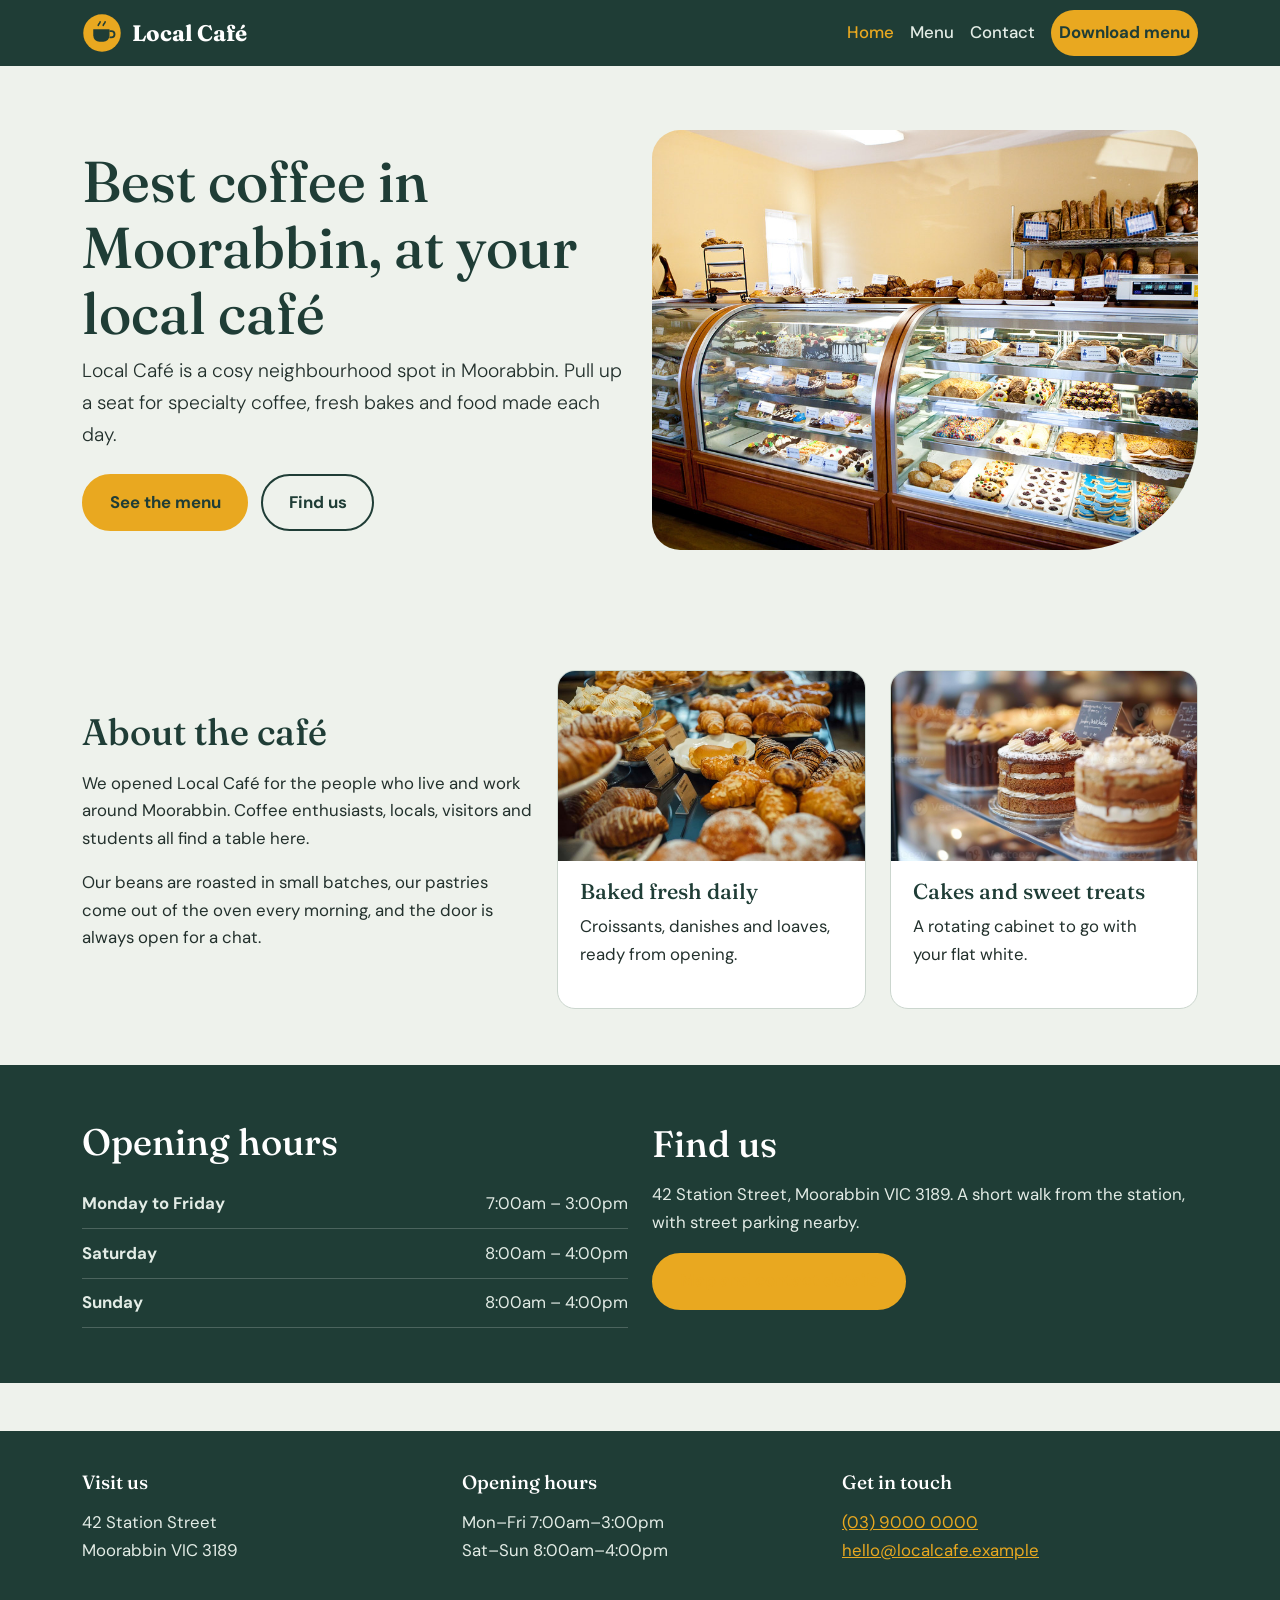
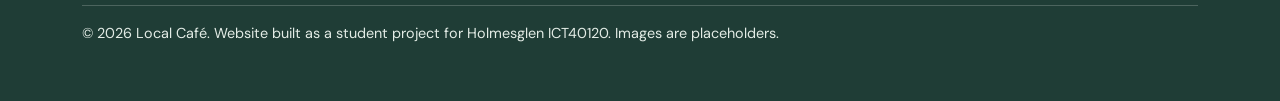
<file: index.html>
<!DOCTYPE html>
<html lang="en-AU">

<head>
  <meta charset="UTF-8">
  <meta name="viewport" content="width=device-width, initial-scale=1.0">

  <title>Best Coffee Moorabbin | Local Café - Breakfast & Fresh Bakes</title>
  <meta name="description" content="Local Café in Moorabbin: cosy neighbourhood café serving specialty coffee, fresh pastries and light meals. See our menu, opening hours and location.">

  <!-- Open Graph -->
  <meta property="og:title" content="Best Coffee Moorabbin | Local Café - Breakfast & Fresh Bakes">
  <meta property="og:description" content="Local Café in Moorabbin: cosy neighbourhood café serving specialty coffee, fresh pastries and light meals. See our menu, opening hours and location.">
  <meta property="og:type" content="website">

  <link rel="icon" href="img/logo.svg" type="image/svg+xml">
  <link href="https://cdn.jsdelivr.net/npm/bootstrap@5.3.3/dist/css/bootstrap.min.css" rel="stylesheet" type="text/css">
  <link rel="stylesheet" href="css/style.css" type="text/css">
</head>

<body>
  <a class="skip-link" href="#main">Skip to main content</a>

  <!-- ===== Header / navigation ===== -->
  <header>
    <nav class="navbar navbar-expand-lg navbar-dark site-nav" aria-label="Main navigation">
      <div class="container">

        <a class="navbar-brand" href="index.html">
          <img src="img/logo.svg" alt="" width="40" height="40">Local Café
        </a>

        <button class="navbar-toggler" type="button"
                data-bs-toggle="collapse" data-bs-target="#mainNav"
                aria-controls="mainNav" aria-expanded="false" aria-label="Toggle navigation">
          <span class="navbar-toggler-icon"></span>
        </button>

        <div class="collapse navbar-collapse" id="mainNav">
          <ul class="navbar-nav ms-auto align-items-lg-center">
            <li class="nav-item"><a class="nav-link" href="index.html" aria-current="page">Home</a></li>
            <li class="nav-item"><a class="nav-link" href="menu.html">Menu</a></li>
            <li class="nav-item"><a class="nav-link" href="contact.html">Contact</a></li>
            <li class="nav-item"><a class="nav-link nav-cta" href="menu.html#download">Download menu</a></li>
          </ul>
        </div>

      </div>
    </nav>
  </header>


  <main id="main">

    <!-- ===== Hero ===== -->
    <section class="hero" aria-labelledby="hero-title">
      <div class="container">
        <div class="row align-items-center g-4">

          <div class="col-lg-6">
            <h1 id="hero-title">Best coffee in Moorabbin, at your local café</h1>
            <p class="lead">
              Local Café is a cosy neighbourhood spot in Moorabbin. Pull up a seat for
              specialty coffee, fresh bakes and food made each day.
            </p>
            <div class="hero-actions">
              <a class="btn-cafe" href="menu.html">See the menu</a>
              <a class="btn-cafe btn-outline" href="contact.html">Find us</a>
            </div>
          </div>

          <div class="col-lg-6">
            <img class="hero-img" src="img/cafe-interior.jpg"
                 alt="Inside the café, with glass cabinets full of cakes and pastries and shelves of fresh bread behind the counter"
                 width="800" height="420">
          </div>

        </div>
      </div>
    </section>


    <!-- ===== About ===== -->
    <section class="section" aria-labelledby="about-title">
      <div class="container">
        <div class="row g-4 align-items-center">

          <div class="col-lg-5">
            <h2 id="about-title">About the café</h2>
            <p>
              We opened Local Café for the people who live and work around Moorabbin.
              Coffee enthusiasts, locals, visitors and students all find a table here.
            </p>
            <p>
              Our beans are roasted in small batches, our pastries come out of the oven
              every morning, and the door is always open for a chat.
            </p>
          </div>

          <div class="col-lg-7">
            <div class="feature-grid">

              <article class="feature-card">
                <img src="img/croissants.jpg" alt="Fresh pastries Moorabbin, baked daily at Local Café"
                     width="400" height="190" loading="lazy">
                <div>
                  <h3>Baked fresh daily</h3>
                  <p>Croissants, danishes and loaves, ready from opening.</p>
                </div>
              </article>

              <article class="feature-card">
                <img src="img/cakes.jpg" alt="Layered cakes in a glass cabinet"
                     width="400" height="190" loading="lazy">
                <div>
                  <h3>Cakes and sweet treats</h3>
                  <p>A rotating cabinet to go with your flat white.</p>
                </div>
              </article>

            </div>
          </div>

        </div>
      </div>
    </section>


    <!-- ===== Opening hours and location ===== -->
    <section class="section section-dark" aria-labelledby="hours-title">
      <div class="container">
        <div class="row g-4 align-items-center">

          <div class="col-md-6">
            <h2 id="hours-title">Opening hours</h2>
            <table class="hours-table">
              <caption class="visually-hidden">Local Café opening hours</caption>
              <thead class="visually-hidden">
                <tr>
                  <th scope="col">Day</th>
                  <th scope="col">Hours</th>
                </tr>
              </thead>
              <tbody>
                <tr><th scope="row">Monday to Friday</th><td>7:00am – 3:00pm</td></tr>
                <tr><th scope="row">Saturday</th><td>8:00am – 4:00pm</td></tr>
                <tr><th scope="row">Sunday</th><td>8:00am – 4:00pm</td></tr>
              </tbody>
            </table>
          </div>

          <div class="col-md-6">
            <h2>Find us</h2>
            <p>
              42 Station Street, Moorabbin VIC 3189. A short walk from the station,
              with street parking nearby.
            </p>
            <p><a class="btn-cafe" href="contact.html">Map and contact details</a></p>
          </div>

        </div>
      </div>
    </section>

  </main>


  <!-- ===== Footer ===== -->
  <footer class="site-footer">
    <div class="container">

      <div class="footer-grid">

        <section aria-labelledby="f-visit">
          <h2 id="f-visit">Visit us</h2>
          <address>42 Station Street<br>Moorabbin VIC 3189</address>
        </section>

        <section aria-labelledby="f-hours">
          <h2 id="f-hours">Opening hours</h2>
          <p>Mon–Fri 7:00am–3:00pm<br>Sat–Sun 8:00am–4:00pm</p>
        </section>

        <section aria-labelledby="f-contact">
          <h2 id="f-contact">Get in touch</h2>
          <p>
            <a href="tel:+61390000000">(03) 9000 0000</a><br>
            <a href="mailto:hello@localcafe.example">hello@localcafe.example</a>
          </p>
        </section>

      </div>

      <p class="footer-bottom">
        &copy; 2026 Local Café. Website built as a student project for Holmesglen ICT40120.
        Images are placeholders.
      </p>

    </div>
  </footer>

  <script src="https://cdn.jsdelivr.net/npm/bootstrap@5.3.3/dist/js/bootstrap.bundle.min.js"></script>
</body>

</html>
</file>
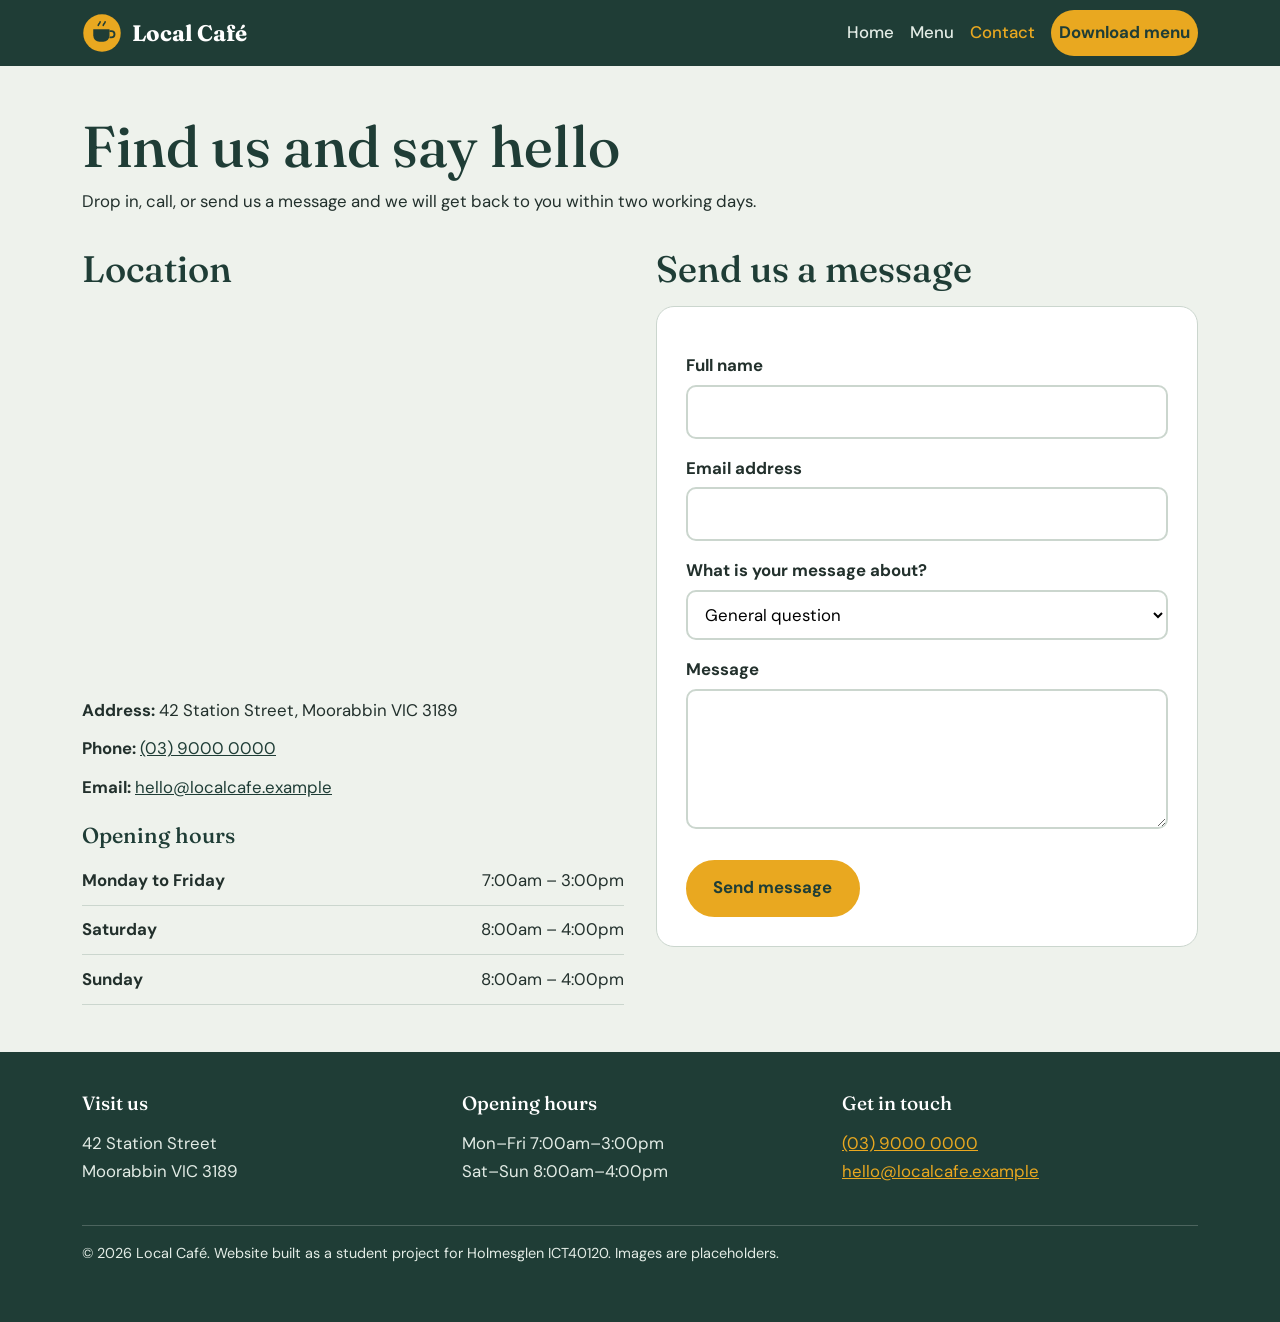
<file: contact.html>
<!DOCTYPE html>
<html lang="en-AU">

<head>
  <meta charset="UTF-8">
  <meta name="viewport" content="width=device-width, initial-scale=1.0">

  <title>Contact & Location | Local Café Moorabbin</title>
  <meta name="description" content="Find Local Café in Moorabbin: opening hours, address, location map, phone and a contact form.">

  <!-- Open Graph -->
  <meta property="og:title" content="Contact & Location | Local Café Moorabbin">
  <meta property="og:description" content="Find Local Café in Moorabbin: opening hours, address, location map, phone and a contact form.">
  <meta property="og:type" content="website">

  <link rel="icon" href="img/logo.svg" type="image/svg+xml">
  <link href="https://cdn.jsdelivr.net/npm/bootstrap@5.3.3/dist/css/bootstrap.min.css" rel="stylesheet" type="text/css">
  <link rel="stylesheet" href="css/style.css" type="text/css">
</head>

<body>
  <a class="skip-link" href="#main">Skip to main content</a>

  <!-- ===== Header / navigation ===== -->
  <header>
    <nav class="navbar navbar-expand-lg navbar-dark site-nav" aria-label="Main navigation">
      <div class="container">

        <a class="navbar-brand" href="index.html">
          <img src="img/logo.svg" alt="" width="40" height="40">Local Café
        </a>

        <button class="navbar-toggler" type="button"
                data-bs-toggle="collapse" data-bs-target="#mainNav"
                aria-controls="mainNav" aria-expanded="false" aria-label="Toggle navigation">
          <span class="navbar-toggler-icon"></span>
        </button>

        <div class="collapse navbar-collapse" id="mainNav">
          <ul class="navbar-nav ms-auto align-items-lg-center">
            <li class="nav-item"><a class="nav-link" href="index.html">Home</a></li>
            <li class="nav-item"><a class="nav-link" href="menu.html">Menu</a></li>
            <li class="nav-item"><a class="nav-link" href="contact.html" aria-current="page">Contact</a></li>
            <li class="nav-item"><a class="nav-link nav-cta" href="menu.html#download">Download menu</a></li>
          </ul>
        </div>

      </div>
    </nav>
  </header>


  <main id="main">
    <div class="container">

      <div class="page-title">
        <h1>Find us and say hello</h1>
        <p>Drop in, call, or send us a message and we will get back to you within two working days.</p>
      </div>

      <div class="contact-layout">

        <!-- ===== Location, details and hours ===== -->
        <section aria-labelledby="loc-title">
          <h2 id="loc-title">Location</h2>

          <iframe class="map-frame"
                  title="Map showing Local Café in Moorabbin, Victoria"
                  loading="lazy"
                  referrerpolicy="no-referrer-when-downgrade"
                  src="https://www.google.com/maps?q=Moorabbin+VIC+3189&amp;output=embed">
          </iframe>

          <ul class="contact-details mt-3">
            <li><strong>Address:</strong> <address>42 Station Street, Moorabbin VIC 3189</address></li>
            <li><strong>Phone:</strong> <a href="tel:+61390000000">(03) 9000 0000</a></li>
            <li><strong>Email:</strong> <a href="mailto:hello@localcafe.example">hello@localcafe.example</a></li>
          </ul>

          <h3>Opening hours</h3>
          <table class="hours-table hours-light">
            <caption class="visually-hidden">Local Café opening hours</caption>
            <tbody>
              <tr><th scope="row">Monday to Friday</th><td>7:00am – 3:00pm</td></tr>
              <tr><th scope="row">Saturday</th><td>8:00am – 4:00pm</td></tr>
              <tr><th scope="row">Sunday</th><td>8:00am – 4:00pm</td></tr>
            </tbody>
          </table>
        </section>


        <!-- ===== Contact form ===== -->
        <section aria-labelledby="form-title">
          <h2 id="form-title">Send us a message</h2>

          <form class="contact-form"
                action="mailto:hello@localcafe.example"
                method="post"
                enctype="text/plain">

            <label for="name">Full name</label>
            <input type="text" id="name" name="name" autocomplete="name" required>

            <label for="email">Email address</label>
            <input type="email" id="email" name="email" autocomplete="email" required>

            <label for="topic">What is your message about?</label>
            <select id="topic" name="topic">
              <option>General question</option>
              <option>Group booking or event</option>
              <option>Catering</option>
              <option>Feedback</option>
            </select>

            <label for="message">Message</label>
            <textarea id="message" name="message" required></textarea>

            <button class="btn-cafe" type="submit">Send message</button>
          </form>
        </section>

      </div>
    </div>
  </main>


  <!-- ===== Footer ===== -->
  <footer class="site-footer">
    <div class="container">

      <div class="footer-grid">

        <section aria-labelledby="f-visit">
          <h2 id="f-visit">Visit us</h2>
          <address>42 Station Street<br>Moorabbin VIC 3189</address>
        </section>

        <section aria-labelledby="f-hours">
          <h2 id="f-hours">Opening hours</h2>
          <p>Mon–Fri 7:00am–3:00pm<br>Sat–Sun 8:00am–4:00pm</p>
        </section>

        <section aria-labelledby="f-contact">
          <h2 id="f-contact">Get in touch</h2>
          <p>
            <a href="tel:+61390000000">(03) 9000 0000</a><br>
            <a href="mailto:hello@localcafe.example">hello@localcafe.example</a>
          </p>
        </section>

      </div>

      <p class="footer-bottom">
        &copy; 2026 Local Café. Website built as a student project for Holmesglen ICT40120.
        Images are placeholders.
      </p>

    </div>
  </footer>

  <script src="https://cdn.jsdelivr.net/npm/bootstrap@5.3.3/dist/js/bootstrap.bundle.min.js"></script>
</body>

</html>
</file>
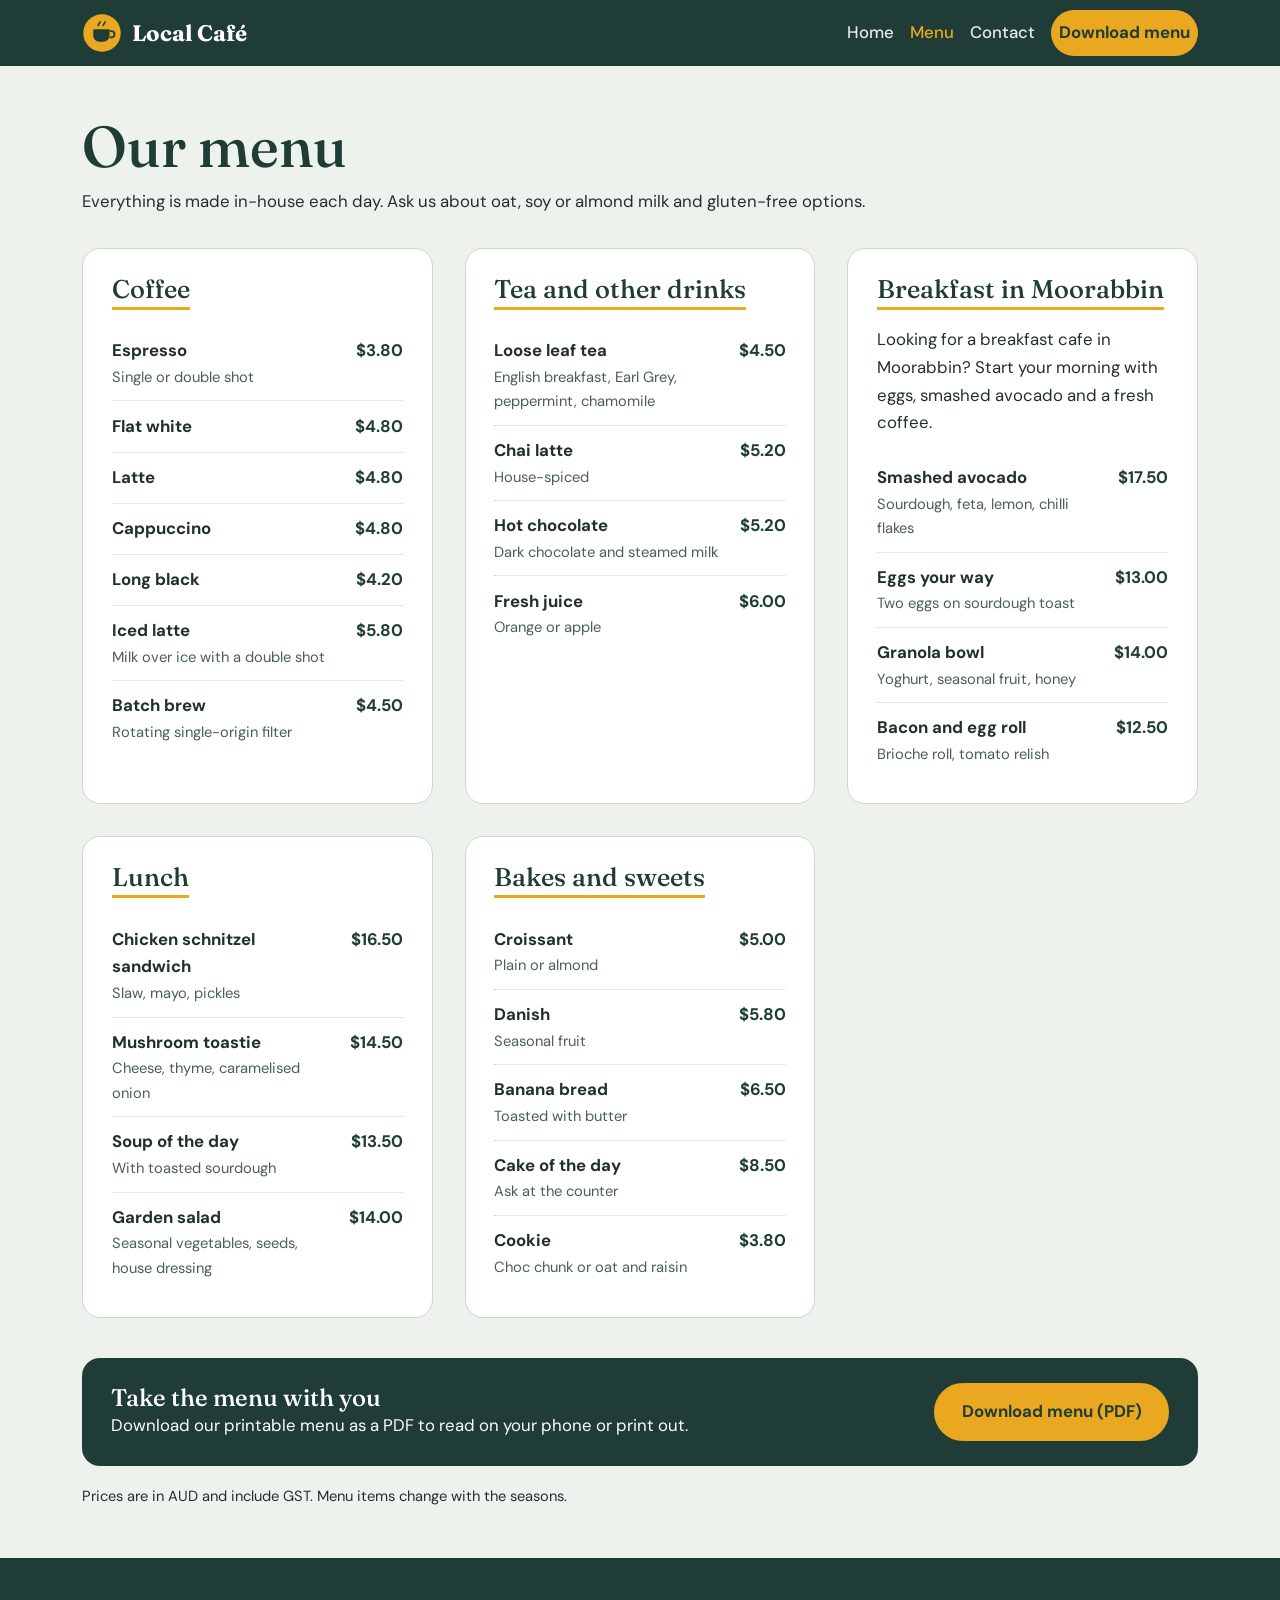
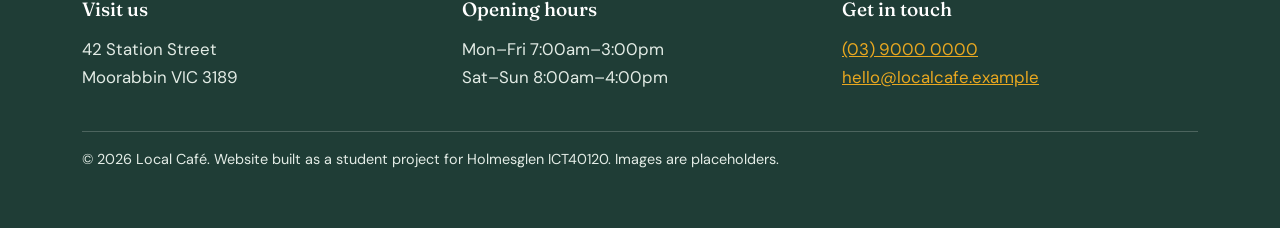
<file: menu.html>
<!DOCTYPE html>
<html lang="en-AU">

<head>
  <meta charset="UTF-8">
  <meta name="viewport" content="width=device-width, initial-scale=1.0">

  <title>Menu | Local Café Moorabbin</title>
  <meta name="description" content="Menu for Local Café in Moorabbin: coffee, tea, breakfast, lunch and sweet treats. Read it online or download the PDF menu.">

  <!-- Open Graph -->
  <meta property="og:title" content="Menu | Local Café Moorabbin">
  <meta property="og:description" content="Menu for Local Café in Moorabbin: coffee, tea, breakfast, lunch and sweet treats. Read it online or download the PDF menu.">
  <meta property="og:type" content="website">

  <link rel="icon" href="img/logo.svg" type="image/svg+xml">
  <link href="https://cdn.jsdelivr.net/npm/bootstrap@5.3.3/dist/css/bootstrap.min.css" rel="stylesheet" type="text/css">
  <link rel="stylesheet" href="css/style.css" type="text/css">
</head>

<body>
  <a class="skip-link" href="#main">Skip to main content</a>

  <!-- ===== Header / navigation ===== -->
  <header>
    <nav class="navbar navbar-expand-lg navbar-dark site-nav" aria-label="Main navigation">
      <div class="container">

        <a class="navbar-brand" href="index.html">
          <img src="img/logo.svg" alt="" width="40" height="40">Local Café
        </a>

        <button class="navbar-toggler" type="button"
                data-bs-toggle="collapse" data-bs-target="#mainNav"
                aria-controls="mainNav" aria-expanded="false" aria-label="Toggle navigation">
          <span class="navbar-toggler-icon"></span>
        </button>

        <div class="collapse navbar-collapse" id="mainNav">
          <ul class="navbar-nav ms-auto align-items-lg-center">
            <li class="nav-item"><a class="nav-link" href="index.html">Home</a></li>
            <li class="nav-item"><a class="nav-link" href="menu.html" aria-current="page">Menu</a></li>
            <li class="nav-item"><a class="nav-link" href="contact.html">Contact</a></li>
            <li class="nav-item"><a class="nav-link nav-cta" href="menu.html#download">Download menu</a></li>
          </ul>
        </div>

      </div>
    </nav>
  </header>


  <main id="main">
    <div class="container">

      <div class="page-title">
        <h1>Our menu</h1>
        <p>Everything is made in-house each day. Ask us about oat, soy or almond milk and gluten-free options.</p>
      </div>

      <div class="menu-grid">

        <!-- ===== Coffee ===== -->
        <section class="menu-card" aria-labelledby="m-coffee">
          <h2 id="m-coffee">Coffee</h2>
          <ul class="menu-list">
            <li>
              <span>
                <strong>Espresso</strong>
                <span class="desc">Single or double shot</span>
              </span>
              <span class="price">$3.80</span>
            </li>
            <li>
              <span><strong>Flat white</strong></span>
              <span class="price">$4.80</span>
            </li>
            <li>
              <span><strong>Latte</strong></span>
              <span class="price">$4.80</span>
            </li>
            <li>
              <span><strong>Cappuccino</strong></span>
              <span class="price">$4.80</span>
            </li>
            <li>
              <span><strong>Long black</strong></span>
              <span class="price">$4.20</span>
            </li>
            <li>
              <span>
                <strong>Iced latte</strong>
                <span class="desc">Milk over ice with a double shot</span>
              </span>
              <span class="price">$5.80</span>
            </li>
            <li>
              <span>
                <strong>Batch brew</strong>
                <span class="desc">Rotating single-origin filter</span>
              </span>
              <span class="price">$4.50</span>
            </li>
          </ul>
        </section>

        <!-- ===== Tea and other drinks ===== -->
        <section class="menu-card" aria-labelledby="m-tea">
          <h2 id="m-tea">Tea and other drinks</h2>
          <ul class="menu-list">
            <li>
              <span>
                <strong>Loose leaf tea</strong>
                <span class="desc">English breakfast, Earl Grey, peppermint, chamomile</span>
              </span>
              <span class="price">$4.50</span>
            </li>
            <li>
              <span>
                <strong>Chai latte</strong>
                <span class="desc">House-spiced</span>
              </span>
              <span class="price">$5.20</span>
            </li>
            <li>
              <span>
                <strong>Hot chocolate</strong>
                <span class="desc">Dark chocolate and steamed milk</span>
              </span>
              <span class="price">$5.20</span>
            </li>
            <li>
              <span>
                <strong>Fresh juice</strong>
                <span class="desc">Orange or apple</span>
              </span>
              <span class="price">$6.00</span>
            </li>
          </ul>
        </section>

        <!-- ===== Breakfast ===== -->
        <section class="menu-card" aria-labelledby="m-breakfast">
          <h2 id="m-breakfast">Breakfast in Moorabbin</h2>
          <p>Looking for a breakfast cafe in Moorabbin? Start your morning with eggs, smashed avocado and a fresh coffee.</p>
          <ul class="menu-list">
            <li>
              <span>
                <strong>Smashed avocado</strong>
                <span class="desc">Sourdough, feta, lemon, chilli flakes</span>
              </span>
              <span class="price">$17.50</span>
            </li>
            <li>
              <span>
                <strong>Eggs your way</strong>
                <span class="desc">Two eggs on sourdough toast</span>
              </span>
              <span class="price">$13.00</span>
            </li>
            <li>
              <span>
                <strong>Granola bowl</strong>
                <span class="desc">Yoghurt, seasonal fruit, honey</span>
              </span>
              <span class="price">$14.00</span>
            </li>
            <li>
              <span>
                <strong>Bacon and egg roll</strong>
                <span class="desc">Brioche roll, tomato relish</span>
              </span>
              <span class="price">$12.50</span>
            </li>
          </ul>
        </section>

        <!-- ===== Lunch ===== -->
        <section class="menu-card" aria-labelledby="m-lunch">
          <h2 id="m-lunch">Lunch</h2>
          <ul class="menu-list">
            <li>
              <span>
                <strong>Chicken schnitzel sandwich</strong>
                <span class="desc">Slaw, mayo, pickles</span>
              </span>
              <span class="price">$16.50</span>
            </li>
            <li>
              <span>
                <strong>Mushroom toastie</strong>
                <span class="desc">Cheese, thyme, caramelised onion</span>
              </span>
              <span class="price">$14.50</span>
            </li>
            <li>
              <span>
                <strong>Soup of the day</strong>
                <span class="desc">With toasted sourdough</span>
              </span>
              <span class="price">$13.50</span>
            </li>
            <li>
              <span>
                <strong>Garden salad</strong>
                <span class="desc">Seasonal vegetables, seeds, house dressing</span>
              </span>
              <span class="price">$14.00</span>
            </li>
          </ul>
        </section>

        <!-- ===== Bakes and sweets ===== -->
        <section class="menu-card" aria-labelledby="m-bakes">
          <h2 id="m-bakes">Bakes and sweets</h2>
          <ul class="menu-list">
            <li>
              <span>
                <strong>Croissant</strong>
                <span class="desc">Plain or almond</span>
              </span>
              <span class="price">$5.00</span>
            </li>
            <li>
              <span>
                <strong>Danish</strong>
                <span class="desc">Seasonal fruit</span>
              </span>
              <span class="price">$5.80</span>
            </li>
            <li>
              <span>
                <strong>Banana bread</strong>
                <span class="desc">Toasted with butter</span>
              </span>
              <span class="price">$6.50</span>
            </li>
            <li>
              <span>
                <strong>Cake of the day</strong>
                <span class="desc">Ask at the counter</span>
              </span>
              <span class="price">$8.50</span>
            </li>
            <li>
              <span>
                <strong>Cookie</strong>
                <span class="desc">Choc chunk or oat and raisin</span>
              </span>
              <span class="price">$3.80</span>
            </li>
          </ul>
        </section>

      </div>


      <!-- ===== PDF download ===== -->
      <section class="download-box" id="download" aria-labelledby="dl-title">
        <div>
          <h2 id="dl-title">Take the menu with you</h2>
          <p>Download our printable menu as a PDF to read on your phone or print out.</p>
        </div>
        <a class="btn-cafe" href="files/local-cafe-menu.pdf" download>Download menu (PDF)</a>
      </section>

      <p class="mt-3"><small>Prices are in AUD and include GST. Menu items change with the seasons.</small></p>

    </div>
  </main>


  <!-- ===== Footer ===== -->
  <footer class="site-footer">
    <div class="container">

      <div class="footer-grid">

        <section aria-labelledby="f-visit">
          <h2 id="f-visit">Visit us</h2>
          <address>42 Station Street<br>Moorabbin VIC 3189</address>
        </section>

        <section aria-labelledby="f-hours">
          <h2 id="f-hours">Opening hours</h2>
          <p>Mon–Fri 7:00am–3:00pm<br>Sat–Sun 8:00am–4:00pm</p>
        </section>

        <section aria-labelledby="f-contact">
          <h2 id="f-contact">Get in touch</h2>
          <p>
            <a href="tel:+61390000000">(03) 9000 0000</a><br>
            <a href="mailto:hello@localcafe.example">hello@localcafe.example</a>
          </p>
        </section>

      </div>

      <p class="footer-bottom">
        &copy; 2026 Local Café. Website built as a student project for Holmesglen ICT40120.
        Images are placeholders.
      </p>

    </div>
  </footer>

  <script src="https://cdn.jsdelivr.net/npm/bootstrap@5.3.3/dist/js/bootstrap.bundle.min.js"></script>
</body>

</html>
</file>
<file: css/style.css>
@import url('https://fonts.googleapis.com/css2?family=DM+Sans:wght@400;500;700&family=Fraunces:opsz,wght@9..144,500;9..144,700&display=swap');

/* ==========================================================================
   Colour theme: primary 70% / complementary 25% / branding 5%
   ========================================================================== */

:root {
  --primary: #EEF2EC;         /* soft sage white - page backgrounds */
  --complementary: #1F3D36;   /* deep pine - nav, footer, headings */
  --branding: #E9A820;        /* mustard - buttons and highlights */
  --ink: #22302C;
  --card: #FFFFFF;
  --line: #CBD6CE;
}


/* ==========================================================================
   Base
   ========================================================================== */

*,
*::before,
*::after {
  box-sizing: border-box;
}

body {
  font-family: 'DM Sans', Arial, Helvetica, sans-serif;
  font-size: 1.05rem;
  line-height: 1.65;
  color: var(--ink);
  background-color: var(--primary);
  margin: 0;
}

h1,
h2,
h3 {
  font-family: 'Fraunces', Georgia, 'Times New Roman', serif;
  color: var(--complementary);
  line-height: 1.15;
}

h1 {
  font-size: clamp(2.2rem, 5vw, 3.6rem);
}

h2 {
  font-size: clamp(1.7rem, 3.5vw, 2.3rem);
  margin-bottom: 1rem;
}

h3 {
  font-size: 1.35rem;
}

a {
  color: var(--complementary);
}

a:focus-visible,
button:focus-visible,
input:focus-visible,
textarea:focus-visible,
select:focus-visible {
  outline: 3px solid var(--branding);
  outline-offset: 3px;
}

img {
  max-width: 100%;
  height: auto;
}


/* ==========================================================================
   Accessibility
   ========================================================================== */

.skip-link {
  position: absolute;
  left: -999px;
  top: 0;
  background: var(--branding);
  color: var(--complementary);
  padding: 0.6rem 1rem;
  z-index: 2000;
  font-weight: 700;
}

.skip-link:focus {
  left: 0;
}


/* ==========================================================================
   Navigation
   ========================================================================== */

.site-nav {
  background-color: var(--complementary);
}

.site-nav .navbar-brand {
  font-family: 'Fraunces', Georgia, serif;
  font-size: 1.4rem;
  font-weight: 700;
  color: #fff;
  display: flex;
  align-items: center;
  gap: 0.6rem;
}

.site-nav .navbar-brand img {
  width: 40px;
  height: 40px;
}

.site-nav .nav-link {
  color: #E3ECE6;
  font-weight: 500;
  padding: 0.6rem 1rem;
}

.site-nav .nav-link:hover,
.site-nav .nav-link[aria-current="page"] {
  color: var(--branding);
}

.nav-cta {
  background: var(--branding);
  color: var(--complementary) !important;
  border-radius: 999px;
  font-weight: 700 !important;
  margin-left: 0.5rem;
}

.nav-cta:hover {
  background: #fff;
}


/* ==========================================================================
   Buttons
   ========================================================================== */

.btn-cafe {
  display: inline-block;
  background: var(--branding);
  color: var(--complementary);
  font-weight: 700;
  text-decoration: none;
  padding: 0.8rem 1.6rem;
  border: 2px solid var(--branding);
  border-radius: 999px;
  transition: background 0.2s, color 0.2s;
}

.btn-cafe:hover {
  background: var(--complementary);
  color: #fff;
  border-color: var(--complementary);
}

.btn-outline {
  background: transparent;
  border-color: var(--complementary);
}

.btn-outline:hover {
  background: var(--complementary);
  color: #fff;
}


/* ==========================================================================
   Home page: hero
   ========================================================================== */

.hero {
  padding: 4rem 0;
}

.hero p.lead {
  font-size: 1.2rem;
  max-width: 34em;
}

.hero-actions {
  display: flex;
  flex-wrap: wrap;
  gap: 0.8rem;
  margin-top: 1.5rem;
}

.hero-img {
  width: 100%;
  height: 420px;
  object-fit: cover;
  border-radius: 28px 28px 120px 28px;
}


/* ==========================================================================
   Home page: sections and feature cards
   ========================================================================== */

.section {
  padding: 3.5rem 0;
}

.section-dark {
  background: var(--complementary);
  color: #E3ECE6;
}

.section-dark h2,
.section-dark h3 {
  color: #fff;
}

.section-dark a {
  color: var(--branding);
}

.feature-grid {
  display: grid;
  grid-template-columns: repeat(auto-fit, minmax(240px, 1fr));
  gap: 1.5rem;
}

.feature-card {
  background: var(--card);
  border: 1px solid var(--line);
  border-radius: 18px;
  overflow: hidden;
}

.feature-card img {
  width: 100%;
  height: 190px;
  object-fit: cover;
  display: block;
}

.feature-card div {
  padding: 1.2rem 1.4rem 1.5rem;
}

.feature-card h3 {
  margin-top: 0;
}


/* ==========================================================================
   Opening hours table
   ========================================================================== */

.hours-table {
  width: 100%;
  border-collapse: collapse;
}

.hours-table th,
.hours-table td {
  padding: 0.65rem 0;
  border-bottom: 1px solid rgba(255, 255, 255, 0.2);
  text-align: left;
}

.hours-table td {
  text-align: right;
}

.hours-light th,
.hours-light td {
  border-bottom-color: var(--line);
}


/* ==========================================================================
   Menu page
   ========================================================================== */

.page-title {
  padding: 3rem 0 1rem;
}

.menu-grid {
  display: grid;
  grid-template-columns: repeat(auto-fit, minmax(300px, 1fr));
  gap: 2rem;
}

.menu-card {
  background: var(--card);
  border: 1px solid var(--line);
  border-radius: 18px;
  padding: 1.6rem 1.8rem;
}

.menu-card h2 {
  font-size: 1.6rem;
  margin-top: 0;
  border-bottom: 3px solid var(--branding);
  display: inline-block;
  padding-bottom: 0.2rem;
}

.menu-list {
  list-style: none;
  padding: 0;
  margin: 0;
}

.menu-list li {
  display: flex;
  justify-content: space-between;
  gap: 1rem;
  padding: 0.7rem 0;
  border-bottom: 1px dotted var(--line);
}

.menu-list li:last-child {
  border-bottom: none;
}

.menu-list .desc {
  display: block;
  font-size: 0.92rem;
  color: #4B5E57;
}

.menu-list .price {
  font-weight: 700;
  white-space: nowrap;
  color: var(--complementary);
}

.download-box {
  background: var(--complementary);
  color: #fff;
  border-radius: 18px;
  padding: 1.6rem 1.8rem;
  display: flex;
  flex-wrap: wrap;
  align-items: center;
  justify-content: space-between;
  gap: 1rem;
  margin-top: 2.5rem;
}

.download-box h2 {
  color: #fff;
  margin: 0;
  font-size: 1.5rem;
}

.download-box p {
  margin: 0;
}


/* ==========================================================================
   Contact page
   ========================================================================== */

.contact-layout {
  display: grid;
  grid-template-columns: repeat(auto-fit, minmax(320px, 1fr));
  gap: 2rem;
}

.map-frame {
  width: 100%;
  height: 360px;
  border: 0;
  border-radius: 18px;
}

.contact-details {
  list-style: none;
  padding: 0;
}

.contact-details li {
  padding: 0.35rem 0;
}

.contact-details address {
  display: inline;
}

form.contact-form {
  background: var(--card);
  border: 1px solid var(--line);
  border-radius: 18px;
  padding: 1.8rem;
}

.contact-form label {
  display: block;
  margin-top: 1rem;
  font-weight: 700;
}

.contact-form input,
.contact-form textarea,
.contact-form select {
  width: 100%;
  margin-top: 0.3rem;
  padding: 0.7rem 0.8rem;
  font: inherit;
  border: 2px solid var(--line);
  border-radius: 10px;
  background: #fff;
}

.contact-form textarea {
  min-height: 140px;
  resize: vertical;
}

.contact-form button {
  margin-top: 1.4rem;
  cursor: pointer;
  font: inherit;
  font-weight: 700;
}


/* ==========================================================================
   Footer
   ========================================================================== */

.site-footer {
  background: var(--complementary);
  color: #E3ECE6;
  padding: 2.5rem 0;
  margin-top: 3rem;
}

.site-footer a {
  color: var(--branding);
}

.site-footer h2 {
  color: #fff;
  font-size: 1.2rem;
}

.footer-grid {
  display: grid;
  grid-template-columns: repeat(auto-fit, minmax(220px, 1fr));
  gap: 1.5rem;
}

.footer-bottom {
  margin-top: 1.5rem;
  padding-top: 1rem;
  border-top: 1px solid rgba(255, 255, 255, 0.2);
  font-size: 0.9rem;
}


/* ==========================================================================
   Responsive (scales components down for mobile)
   ========================================================================== */

@media (max-width: 768px) {
  .hero {
    padding: 2rem 0;
  }

  .hero-img {
    height: 260px;
    border-radius: 20px 20px 70px 20px;
    margin-top: 1.5rem;
  }

  .menu-list li {
    flex-direction: column;
    gap: 0.1rem;
  }

  .download-box {
    flex-direction: column;
    align-items: flex-start;
  }

  .nav-cta {
    margin: 0.5rem 0 0;
    display: inline-block;
  }
}

@media (prefers-reduced-motion: reduce) {
  * {
    transition: none !important;
  }
}
</file>
